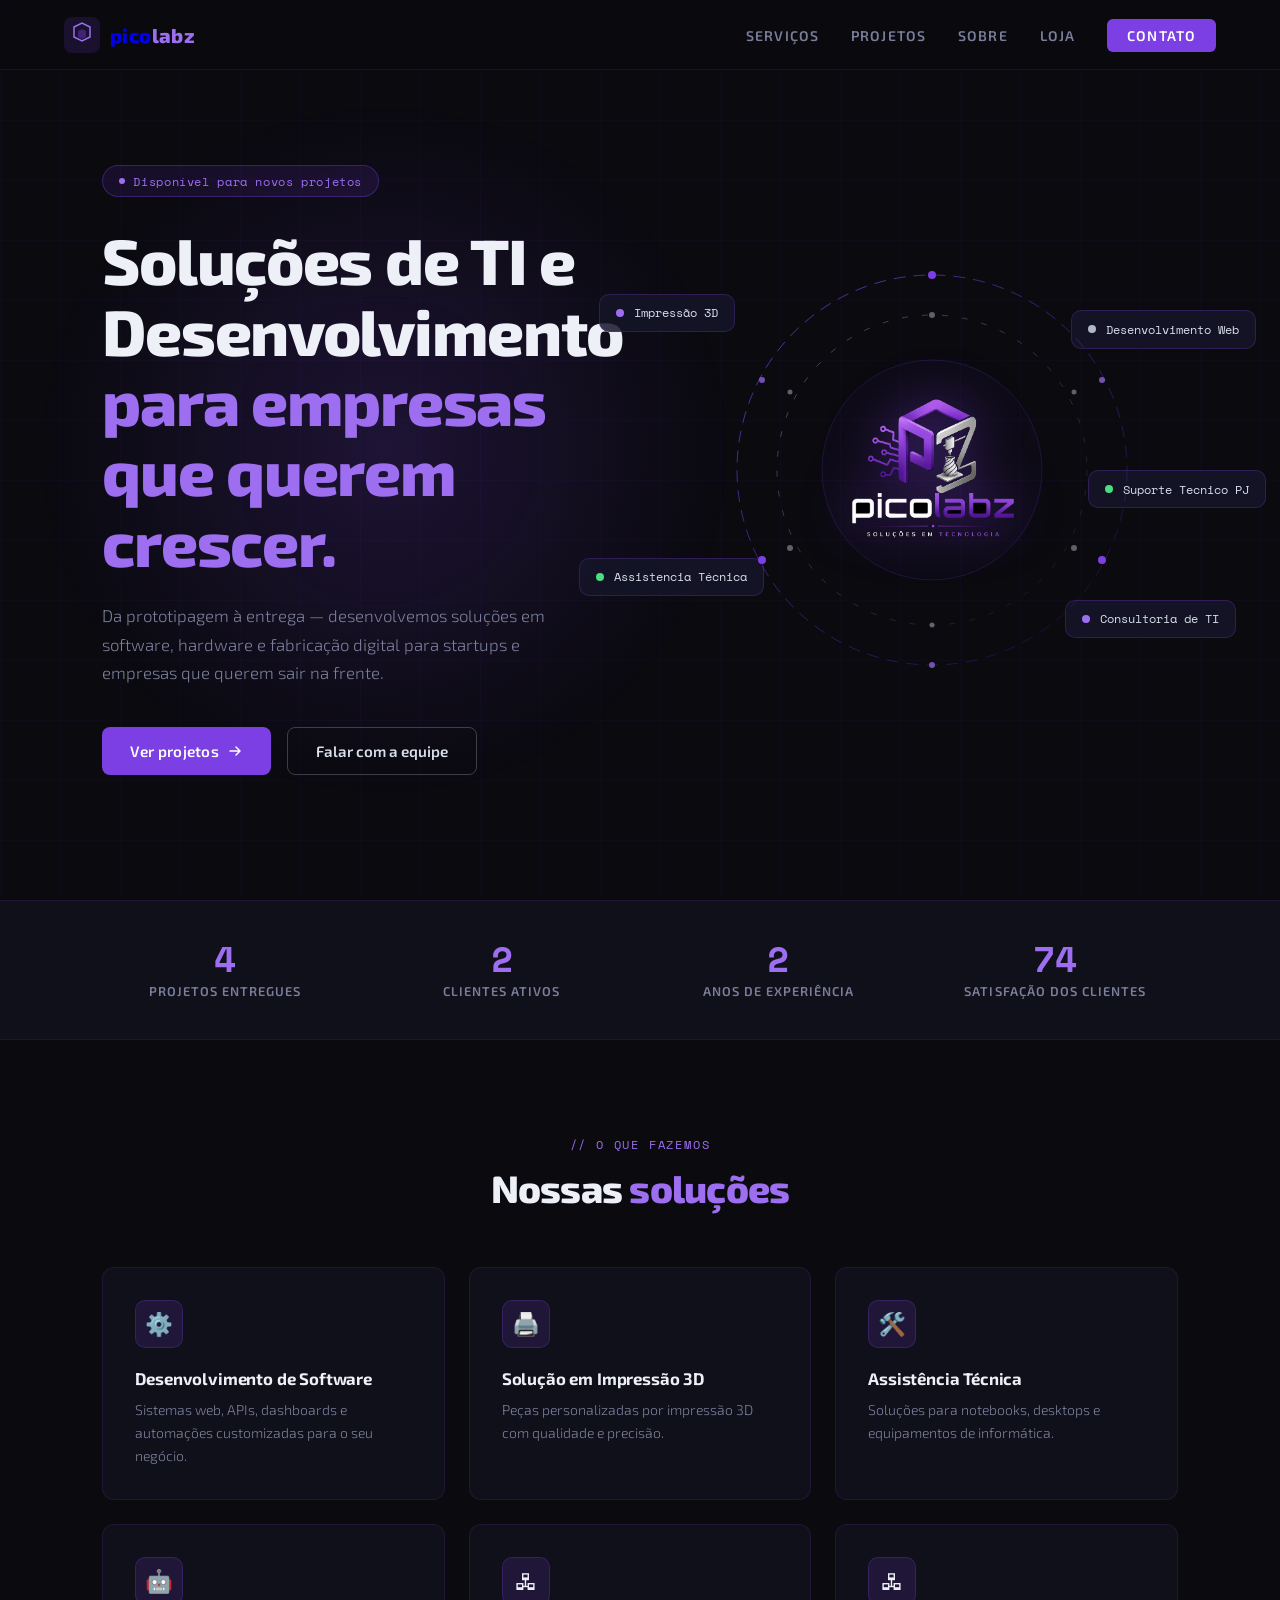
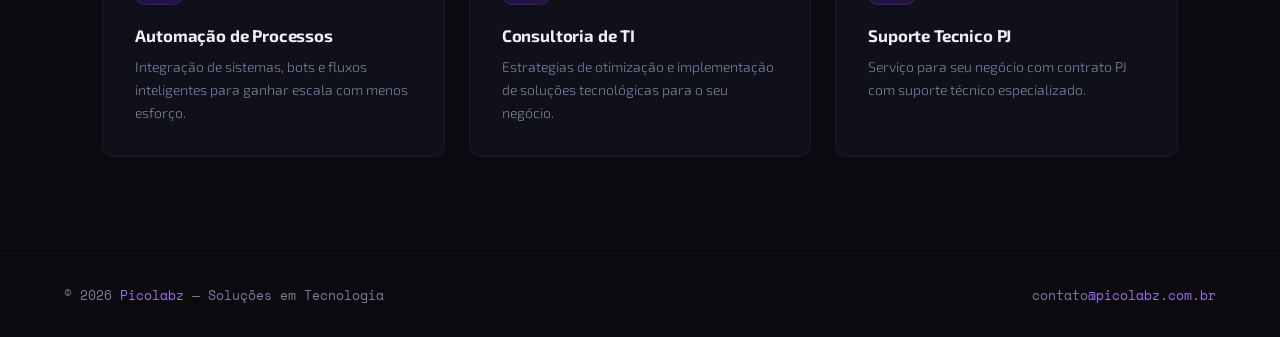
<file: index.html>
<!DOCTYPE html>
<html lang="pt-BR">
<head>
  <meta charset="UTF-8" />
  <meta name="viewport" content="width=device-width, initial-scale=1.0" />
  <title>Picolabz — Soluções em Tecnologia</title>
  <link rel="preconnect" href="https://fonts.googleapis.com" />
  <link rel="preconnect" href="https://fonts.gstatic.com" crossorigin />
  <link href="https://fonts.googleapis.com/css2?family=Exo+2:wght@300;400;600;800&family=Space+Mono:wght@400;700&display=swap" rel="stylesheet" />
  <link rel="stylesheet" href="./css/style.css" />
  <link rel="icon" href="./img/PICOLABZ_LOGOT.png" />
</head>
<body>

  <!-- NAV -->
  <nav>
    <a class="nav-logo" href="#">
      <svg class="nav-logo-icon" viewBox="0 0 36 36" fill="none" xmlns="http://www.w3.org/2000/svg">
        <rect width="36" height="36" rx="8" fill="rgba(123,63,228,0.15)"/>
        <path d="M10 10 L18 6 L26 10 L26 20 L18 24 L10 20 Z" stroke="#9D6FF0" stroke-width="1.5" fill="none"/>
        <path d="M14 14 L18 12 L22 14 L22 20 L18 22 L14 20 Z" fill="rgba(123,63,228,0.4)"/>
      </svg>
      <span class="nav-logo-text">pico<span>labz</span></span>
    </a>
    <ul class="nav-links">
      <li><a href="#servicos">Serviços</a></li>
      <li><a href="/projetos">Projetos</a></li>
      <li><a href="#sobre">Sobre</a></li>
      <li><a href="/">Loja</a></li>
      <li><a href="/contato" class="nav-cta">Contato</a></li>
      
    </ul>
  </nav>

  <!-- HERO -->
  <section class="hero">
    <div class="hero-glow"></div>
    <div class="hero-inner">

      <!-- Left -->
      <div class="hero-content">
        <div class="hero-badge">
          <span class="hero-badge-dot"></span>
          Disponível para novos projetos
        </div>

        <h1 class="hero-title">
          Soluções de TI e Desenvolvimento<br>
          <span class="line2">para empresas que querem crescer.</span>
        </h1>

        <p class="hero-subtitle">
          Da prototipagem à entrega — desenvolvemos soluções em software, hardware e fabricação digital para startups e empresas que querem sair na frente.
        </p>

        <div class="hero-actions">
          <a href="/projetos" class="btn-primary">
            Ver projetos
            <svg width="16" height="16" viewBox="0 0 16 16" fill="none"><path d="M3 8h10M9 4l4 4-4 4" stroke="currentColor" stroke-width="1.5" stroke-linecap="round" stroke-linejoin="round"/></svg>
          </a>
          <a href="/contato" class="btn-outline">
            Falar com a equipe
          </a>
        </div>
      </div>

      <!-- Right: logo + rings -->
      <div class="hero-visual">

        <!-- Floating tech cards -->
        <div class="tech-card tc1">
          <span class="tc-dot purple"></span>
          Impressão 3D
        </div>
        <div class="tech-card tc2">
          <span class="tc-dot green"></span>
          Assistencia Técnica
        </div>
        <div class="tech-card tc3">
          <span class="tc-dot silver"></span>
          Desenvolvimento Web
        </div>
        <div class="tech-card tc4">
          <span class="tc-dot purple"></span>
          Consultoria de TI
        </div>
        <div class="tech-card tc5">
          <span class="tc-dot green"></span>
          Suporte Tecnico PJ
        </div>

        <div class="hex-ring">
          <svg viewBox="0 0 420 420" xmlns="http://www.w3.org/2000/svg" aria-hidden="true">
            <defs>
              <linearGradient id="ringGrad" x1="0%" y1="0%" x2="100%" y2="100%">
                <stop offset="0%" stop-color="#7B3FE4" stop-opacity="0.8"/>
                <stop offset="100%" stop-color="#4B1FA8" stop-opacity="0.2"/>
              </linearGradient>
              <linearGradient id="ringGrad2" x1="0%" y1="0%" x2="100%" y2="100%">
                <stop offset="0%" stop-color="#B0B8C8" stop-opacity="0.4"/>
                <stop offset="100%" stop-color="#B0B8C8" stop-opacity="0.05"/>
              </linearGradient>
            </defs>

            <!-- Outer spinning ring -->
            <g class="ring-spin">
              <circle cx="210" cy="210" r="195" fill="none" stroke="url(#ringGrad)" stroke-width="1" stroke-dasharray="12 8"/>
              <!-- Dots on ring -->
              <circle cx="210" cy="15" r="4" fill="#7B3FE4"/>
              <circle cx="380" cy="120" r="3" fill="#9D6FF0" opacity="0.7"/>
              <circle cx="380" cy="300" r="4" fill="#7B3FE4"/>
              <circle cx="210" cy="405" r="3" fill="#9D6FF0" opacity="0.7"/>
              <circle cx="40" cy="300" r="4" fill="#7B3FE4"/>
              <circle cx="40" cy="120" r="3" fill="#9D6FF0" opacity="0.7"/>
            </g>

            <!-- Middle ring -->
            <g class="ring-spin-rev">
              <circle cx="210" cy="210" r="155" fill="none" stroke="url(#ringGrad2)" stroke-width="1" stroke-dasharray="6 14"/>
              <circle cx="210" cy="55" r="3" fill="#B0B8C8" opacity="0.5"/>
              <circle cx="352" cy="132" r="2.5" fill="#B0B8C8" opacity="0.5"/>
              <circle cx="352" cy="288" r="3" fill="#B0B8C8" opacity="0.5"/>
              <circle cx="210" cy="365" r="2.5" fill="#B0B8C8" opacity="0.5"/>
              <circle cx="68" cy="288" r="3" fill="#B0B8C8" opacity="0.5"/>
              <circle cx="68" cy="132" r="2.5" fill="#B0B8C8" opacity="0.5"/>
            </g>

            <!-- Inner glow circle -->
            <circle cx="210" cy="210" r="110" fill="rgba(123,63,228,0.04)" stroke="rgba(123,63,228,0.2)" stroke-width="1"/>
          </svg>

          <!-- Logo in center -->
          <div class="logo-center">
            <img src="./img/PICOLABZ_LOGOT.png" alt="Picolabz Logo" />
          </div>
        </div>
      </div>
    </div>
  </section>

  <!-- STATS -->
  <div class="stats">
    <div class="stats-inner">
      <div class="stat-item">
        <div class="stat-num" data-target="6">0</div>
        <div class="stat-label">Projetos entregues</div>
      </div>
      <div class="stat-item">
        <div class="stat-num" data-target="3">0</div>
        <div class="stat-label">Clientes ativos</div>
      </div>
      <div class="stat-item">
        <div class="stat-num" data-target="3" data-suffix="+">0</div>
        <div class="stat-label">Anos de experiência</div>
      </div>
      <div class="stat-item">
        <div class="stat-num" data-target="100" data-suffix="%">0</div>
        <div class="stat-label">Satisfação dos clientes</div>
      </div>
    </div>
  </div>

  <!-- SERVICES -->
  <section class="services" id="servicos">
    <div class="section-header">
      <div class="section-tag">// o que fazemos</div>
      <h2 class="section-title">Nossas <span>soluções</span></h2>
    </div>
    <div class="services-grid">
      <div class="service-card">
        <div class="service-icon">⚙️</div>
        <div class="service-name">Desenvolvimento de Software</div>
        <div class="service-desc">Sistemas web, APIs, dashboards e automações customizadas para o seu negócio.</div>
      </div>
      <div class="service-card">
        <div class="service-icon">🖨️</div>
        <div class="service-name">Solução em Impressão 3D</div>
        <div class="service-desc">Peças personalizadas por impressão 3D com qualidade e precisão.</div>
      </div>
      <div class="service-card">
        <div class="service-icon">🛠️</div>
        <div class="service-name">Assistência Técnica</div>
        <div class="service-desc">Soluções para notebooks, desktops e equipamentos de informática.</div>
      </div>
      <div class="service-card">
        <div class="service-icon">🤖</div>
        <div class="service-name">Automação de Processos</div>
        <div class="service-desc">Integração de sistemas, bots e fluxos inteligentes para ganhar escala com menos esforço.</div>
      </div>
      <div class="service-card">
        <div class="service-icon">🖧</div>
        <div class="service-name">Consultoria de TI</div>
        <div class="service-desc">Estrategias de otimização e implementação de soluções tecnológicas para o seu negócio.</div>
      </div>
      <div class="service-card">
        <div class="service-icon">🖧</div>
        <div class="service-name">Suporte Tecnico PJ</div>
        <div class="service-desc">Serviço para seu negócio com contrato PJ com suporte técnico especializado.</div>
      </div>

      
    </div>
  </section>

  <!-- FOOTER -->
  <footer>
    <div class="footer-text">© 2026 <span>Picolabz</span> — Soluções em Tecnologia</div>
    <div class="footer-text">contato<span>@picolabz.com.br</span></div>
  </footer>

  <script>
    /* ── Counter animation ── */
    function animateCounter(el) {
      const target = parseInt(el.dataset.target, 10);
      const suffix = el.dataset.suffix || '+';
      const duration = 1500;
      const start = performance.now();
      const update = (now) => {
        const elapsed = now - start;
        const progress = Math.min(elapsed / duration, 1);
        const ease = 1 - Math.pow(1 - progress, 3);
        const val = Math.round(ease * target);
        el.textContent = val + (progress === 1 ? suffix : '');
        if (progress < 1) requestAnimationFrame(update);
      };
      requestAnimationFrame(update);
    }

    const io = new IntersectionObserver((entries) => {
      entries.forEach(e => {
        if (e.isIntersecting) {
          animateCounter(e.target);
          io.unobserve(e.target);
        }
      });
    }, { threshold: 0.5 });

    document.querySelectorAll('.stat-num[data-target]').forEach(el => io.observe(el));

    /* ── Service cards entrance ── */
    const cardObserver = new IntersectionObserver((entries) => {
      entries.forEach((e, i) => {
        if (e.isIntersecting) {
          e.target.style.opacity = '0';
          e.target.style.transform = 'translateY(20px)';
          e.target.style.transition = `opacity 0.5s ${i * 0.1}s, transform 0.5s ${i * 0.1}s`;
          requestAnimationFrame(() => {
            e.target.style.opacity = '1';
            e.target.style.transform = 'translateY(0)';
          });
          cardObserver.unobserve(e.target);
        }
      });
    }, { threshold: 0.15 });

    document.querySelectorAll('.service-card').forEach(c => cardObserver.observe(c));
  </script>
</body>
</html>
</file>
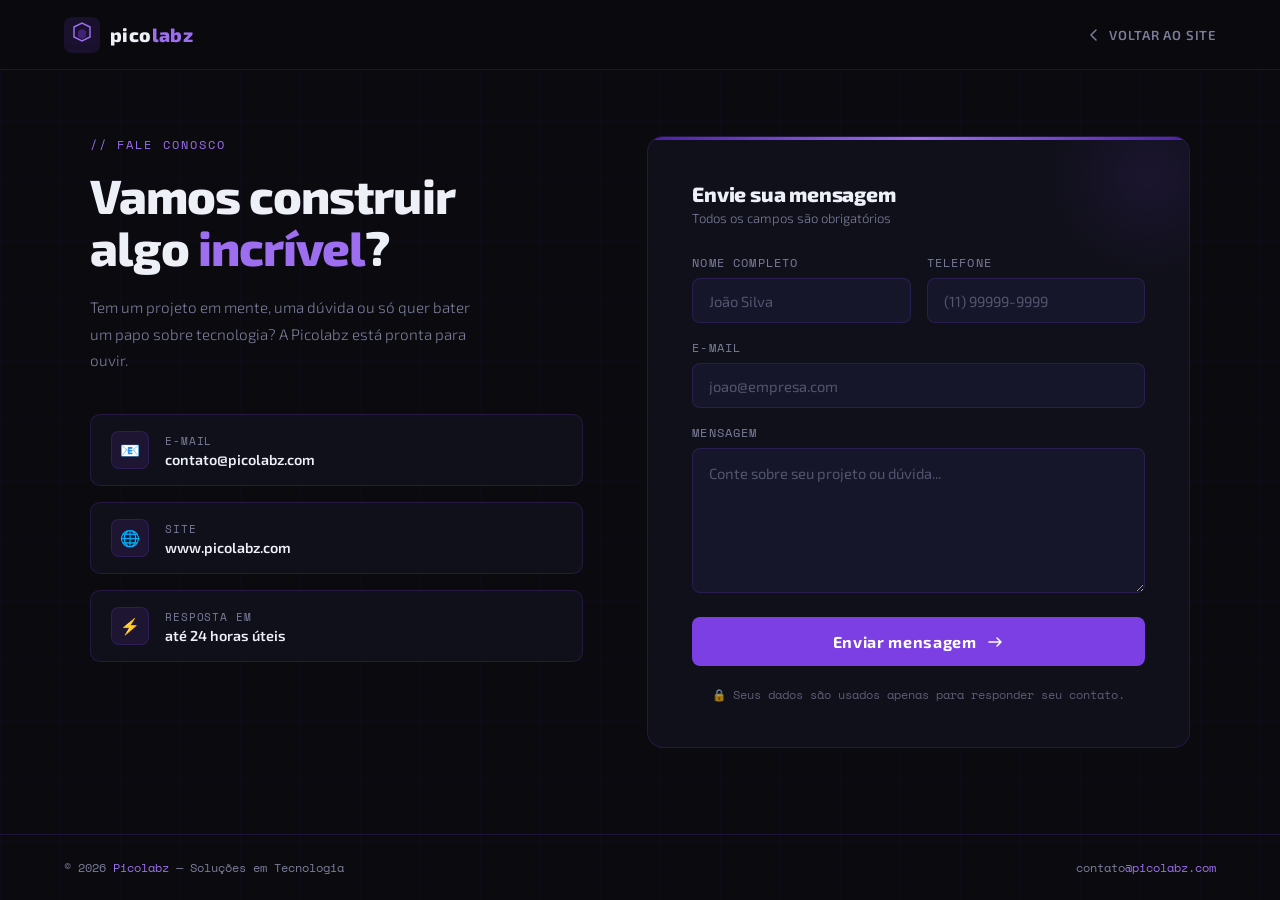
<file: pages/contato-form.html>
<!DOCTYPE html>
<html lang="pt-BR">
<head>
  <meta charset="UTF-8" />
  <meta name="viewport" content="width=device-width, initial-scale=1.0" />
  <title>Picolabz — Contato</title>
  <link rel="preconnect" href="https://fonts.googleapis.com" />
  <link rel="preconnect" href="https://fonts.gstatic.com" crossorigin />
  <link href="https://fonts.googleapis.com/css2?family=Exo+2:wght@300;400;600;800&family=Space+Mono:wght@400;700&display=swap" rel="stylesheet" />
  <link rel="icon" href="../img/PICOLABZ_LOGOT.png" />
  <link rel="stylesheet" href="../css/contato.css" />

</head>
<body>

  <!-- NAV -->
  <nav>
    <a class="nav-logo" href="/">
      <svg class="nav-logo-icon" viewBox="0 0 36 36" fill="none" xmlns="http://www.w3.org/2000/svg">
        <rect width="36" height="36" rx="8" fill="rgba(123,63,228,0.15)"/>
        <path d="M10 10 L18 6 L26 10 L26 20 L18 24 L10 20 Z" stroke="#9D6FF0" stroke-width="1.5" fill="none"/>
        <path d="M14 14 L18 12 L22 14 L22 20 L18 22 L14 20 Z" fill="rgba(123,63,228,0.4)"/>
      </svg>
      <span class="nav-logo-text">pico<span>labz</span></span>
    </a>
    <a class="nav-back" href="/">
      <svg width="14" height="14" viewBox="0 0 14 14" fill="none">
        <path d="M9 2L4 7l5 5" stroke="currentColor" stroke-width="1.5" stroke-linecap="round" stroke-linejoin="round"/>
      </svg>
      Voltar ao site
    </a>
  </nav>

  <!-- MAIN -->
  <main>
    <div class="contact-wrapper">

      <!-- Left: info -->
      <div class="contact-info">
        <div class="section-tag">// fale conosco</div>
        <h1 class="contact-title">Vamos construir<br>algo <span>incrível</span>?</h1>
        <p class="contact-desc">
          Tem um projeto em mente, uma dúvida ou só quer bater um papo sobre tecnologia? A Picolabz está pronta para ouvir.
        </p>

        <div class="info-items">
          <div class="info-item">
            <div class="info-icon">📧</div>
            <div>
              <div class="info-label">E-mail</div>
              <div class="info-value">contato@picolabz.com</div>
            </div>
          </div>
          <div class="info-item">
            <div class="info-icon">🌐</div>
            <div>
              <div class="info-label">Site</div>
              <div class="info-value">www.picolabz.com</div>
            </div>
          </div>
          <div class="info-item">
            <div class="info-icon">⚡</div>
            <div>
              <div class="info-label">Resposta em</div>
              <div class="info-value">até 24 horas úteis</div>
            </div>
          </div>
        </div>
      </div>

      <!-- Right: form -->
      <div class="form-card">
        <div class="form-header">
          <h2>Envie sua mensagem</h2>
          <p>Todos os campos são obrigatórios</p>
        </div>

        <form action="/api/contato" method="POST">
          <input type="hidden" name="_captcha" value="false">

          <div class="field-row">
            <div class="field-group">
              <label for="nome">Nome completo</label>
              <input type="text" id="nome" name="nome_completo" placeholder="João Silva" required>
            </div>
            <div class="field-group">
              <label for="telefone">Telefone</label>
              <input type="text" id="telefone" name="telefone" placeholder="(11) 99999-9999" required>
            </div>
          </div>

          <div class="field-group">
            <label for="email">E-mail</label>
            <input type="email" id="email" name="email" placeholder="joao@empresa.com" required>
          </div>

          <div class="field-group">
            <label for="mensagem">Mensagem</label>
            <textarea id="mensagem" name="mensagem" placeholder="Conte sobre seu projeto ou dúvida..." required rows="5"></textarea>
          </div>

          <button type="submit">
            Enviar mensagem
            <svg class="btn-arrow" width="18" height="18" viewBox="0 0 18 18" fill="none">
              <path d="M3 9h12M11 5l4 4-4 4" stroke="currentColor" stroke-width="1.5" stroke-linecap="round" stroke-linejoin="round"/>
            </svg>
          </button>

          <p class="privacy-note">🔒 Seus dados são usados apenas para responder seu contato.</p>
        </form>
      </div>

    </div>
  </main>

  <!-- FOOTER -->
  <footer>
    <div class="footer-text">© 2026 <span>Picolabz</span> — Soluções em Tecnologia</div>
    <div class="footer-text">contato<span>@picolabz.com</span></div>
  </footer>

</body>
</html>
</file>
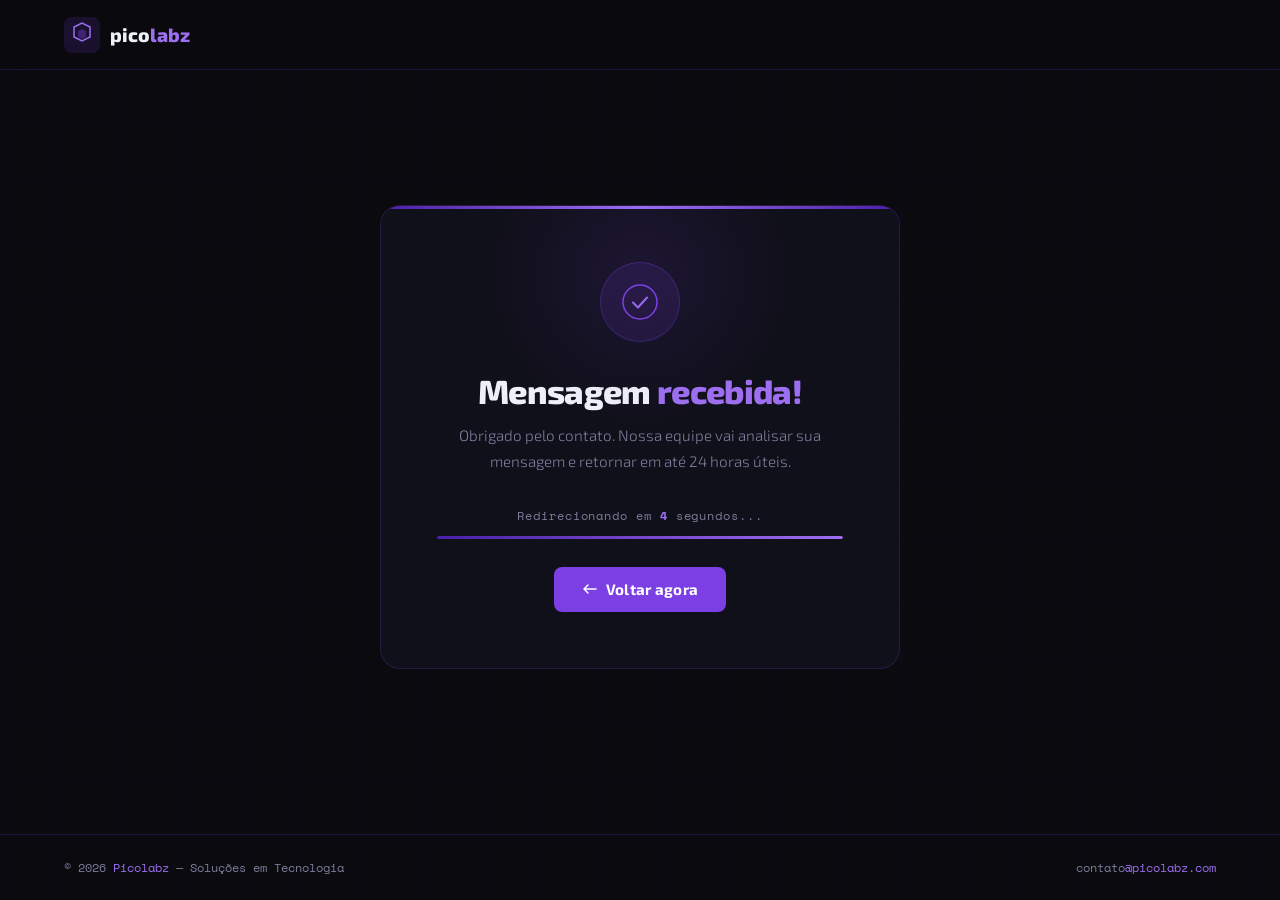
<file: pages/thanks.html>
<!DOCTYPE html>
<html lang="pt-BR">

<head>
  <meta charset="UTF-8" />
  <meta name="viewport" content="width=device-width, initial-scale=1.0" />
  <title>Picolabz — Mensagem enviada!</title>
  <meta http-equiv="refresh" content="5;url=https://picolabz.com/" />
  <link rel="preconnect" href="https://fonts.googleapis.com" />
  <link rel="preconnect" href="https://fonts.gstatic.com" crossorigin />
  <link
    href="https://fonts.googleapis.com/css2?family=Exo+2:wght@300;400;600;800&family=Space+Mono:wght@400;700&display=swap"
    rel="stylesheet" />
  <link rel="icon" href="/img/PICOLABZ_LOGOT.png" />
  <link rel="stylesheet" href="/css/thanks.css" />
</head>

<body>

  <!-- NAV -->
  <nav>
    <a class="nav-logo" href="/">
      <svg class="nav-logo-icon" viewBox="0 0 36 36" fill="none" xmlns="http://www.w3.org/2000/svg">
        <rect width="36" height="36" rx="8" fill="rgba(123,63,228,0.15)" />
        <path d="M10 10 L18 6 L26 10 L26 20 L18 24 L10 20 Z" stroke="#9D6FF0" stroke-width="1.5" fill="none" />
        <path d="M14 14 L18 12 L22 14 L22 20 L18 22 L14 20 Z" fill="rgba(123,63,228,0.4)" />
      </svg>
      <span class="nav-logo-text">pico<span>labz</span></span>
    </a>
  </nav>

  <!-- MAIN -->
  <main>
    <div class="card">

      <div class="check-wrap">
        <svg viewBox="0 0 36 36" fill="none" xmlns="http://www.w3.org/2000/svg">
          <circle cx="18" cy="18" r="17" stroke="#7B3FE4" stroke-width="1.5" />
          <path d="M11 18.5l5 5 9-10" stroke="#9D6FF0" stroke-width="2" stroke-linecap="round"
            stroke-linejoin="round" />
        </svg>
      </div>

      <h1>Mensagem <span>recebida!</span></h1>
      <p>Obrigado pelo contato. Nossa equipe vai analisar sua mensagem e retornar em até 24 horas úteis.</p>

      <div class="redirect-info">
        Redirecionando em <span id="countdown">5</span> segundos...
      </div>

      <div class="progress-bar">
        <div class="progress-fill"></div>
      </div>

      <a href="/" class="btn-home">
        <svg width="16" height="16" viewBox="0 0 16 16" fill="none">
          <path d="M2 8h12M6 4l-4 4 4 4" stroke="currentColor" stroke-width="1.5" stroke-linecap="round"
            stroke-linejoin="round" />
        </svg>
        Voltar agora
      </a>

    </div>
  </main>

  <!-- FOOTER -->
  <footer>
    <div class="footer-text">© 2026 <span>Picolabz</span> — Soluções em Tecnologia</div>
    <div class="footer-text">contato<span>@picolabz.com</span></div>
  </footer>

  <script>
    let seconds = 5;
    const el = document.getElementById('countdown');
    const timer = setInterval(() => {
      seconds--;
      el.textContent = seconds;
      if (seconds <= 0) {
        clearInterval(timer);
        window.location.href = '/';
      }
    }, 1000);
  </script>

</body>

</html>
</file>
<file: css/style.css>
*, *::before, *::after { box-sizing: border-box; margin: 0; padding: 0; }

    :root {
      --purple:     #7B3FE4;
      --purple-light: #9D6FF0;
      --purple-dark:  #4B1FA8;
      --silver:     #B0B8C8;
      --silver-light: #D8DFE8;
      --bg:         #0A0A0F;
      --bg2:        #10101A;
      --bg3:        #16162A;
      --text:       #EEF0F8;
      --muted:      #7A7E9A;
    }

    html { scroll-behavior: smooth; }

    body {
      font-family: 'Exo 2', sans-serif;
      background: var(--bg);
      color: var(--text);
      min-height: 100vh;
      overflow-x: hidden;
    }

    /* ─── GRID BACKGROUND ─── */
    body::before {
      content: '';
      position: fixed;
      inset: 0;
      background-image:
        linear-gradient(rgba(123,63,228,0.04) 1px, transparent 1px),
        linear-gradient(90deg, rgba(123,63,228,0.04) 1px, transparent 1px);
      background-size: 60px 60px;
      pointer-events: none;
      z-index: 0;
    }

    /* ─── NAV ─── */
    nav {
      position: fixed;
      top: 0; left: 0; right: 0;
      z-index: 100;
      display: flex;
      align-items: center;
      justify-content: space-between;
      padding: 0 clamp(1.5rem, 5vw, 4rem);
      height: 70px;
      background: rgba(10,10,15,0.7);
      backdrop-filter: blur(16px);
      border-bottom: 1px solid rgba(123,63,228,0.15);
    }

    .nav-logo {
      display: flex;
      align-items: center;
      gap: 10px;
      text-decoration: none;
    }

    .nav-logo-icon {
      width: 36px;
      height: 36px;
    }

    .nav-logo-text {
      font-size: 1.25rem;
      font-weight: 800;
      letter-spacing: 0.02em;
    }

    .nav-logo-text span { color: var(--purple-light); }

    .nav-links {
      display: flex;
      gap: 2rem;
      list-style: none;
    }

    .nav-links a {
      text-decoration: none;
      color: var(--muted);
      font-size: 0.875rem;
      font-weight: 600;
      letter-spacing: 0.08em;
      text-transform: uppercase;
      transition: color 0.2s;
    }

    .nav-links a:hover { color: var(--purple-light); }

    .nav-cta {
      background: var(--purple);
      color: #fff !important;
      padding: 0.5rem 1.25rem;
      border-radius: 6px;
      transition: background 0.2s !important;
    }

    .nav-cta:hover { background: var(--purple-light) !important; color: #fff !important; }

    /* ─── HERO ─── */
    .hero {
      position: relative;
      z-index: 1;
      min-height: 100vh;
      display: flex;
      align-items: center;
      padding: 100px clamp(1.5rem, 8vw, 8rem) 60px;
    }

    .hero-inner {
      display: grid;
      grid-template-columns: 1fr 1fr;
      gap: 4rem;
      align-items: center;
      max-width: 1280px;
      margin: 0 auto;
      width: 100%;
    }

    /* Glow orb */
    .hero-glow {
      position: absolute;
      width: 700px;
      height: 700px;
      border-radius: 50%;
      background: radial-gradient(circle, rgba(123,63,228,0.18) 0%, transparent 70%);
      top: 50%;
      left: 30%;
      transform: translate(-50%, -50%);
      pointer-events: none;
      animation: pulse 6s ease-in-out infinite;
    }

    @keyframes pulse {
      0%, 100% { opacity: 0.6; transform: translate(-50%, -50%) scale(1); }
      50% { opacity: 1; transform: translate(-50%, -50%) scale(1.08); }
    }

    /* Left col */
    .hero-content { position: relative; }

    .hero-badge {
      display: inline-flex;
      align-items: center;
      gap: 8px;
      background: rgba(123,63,228,0.12);
      border: 1px solid rgba(123,63,228,0.35);
      border-radius: 100px;
      padding: 0.35rem 1rem;
      font-size: 0.78rem;
      font-family: 'Space Mono', monospace;
      color: var(--purple-light);
      letter-spacing: 0.05em;
      margin-bottom: 1.75rem;
      opacity: 0;
      animation: fadeUp 0.7s 0.2s forwards;
    }

    .hero-badge-dot {
      width: 6px; height: 6px;
      border-radius: 50%;
      background: var(--purple-light);
      animation: blink 1.5s ease-in-out infinite;
    }

    @keyframes blink {
      0%, 100% { opacity: 1; }
      50% { opacity: 0.3; }
    }

    .hero-title {
      font-size: clamp(2.5rem, 5vw, 4rem);
      font-weight: 800;
      line-height: 1.1;
      letter-spacing: -0.02em;
      margin-bottom: 1.5rem;
      opacity: 0;
      animation: fadeUp 0.7s 0.4s forwards;
    }

    .hero-title .line2 {
      color: var(--purple-light);
      display: block;
      position: relative;
    }

    .hero-subtitle {
      font-size: 1.05rem;
      color: var(--muted);
      line-height: 1.7;
      max-width: 480px;
      margin-bottom: 2.5rem;
      font-weight: 300;
      opacity: 0;
      animation: fadeUp 0.7s 0.6s forwards;
    }

    .hero-actions {
      display: flex;
      gap: 1rem;
      flex-wrap: wrap;
      opacity: 0;
      animation: fadeUp 0.7s 0.8s forwards;
    }

    .btn-primary {
      display: inline-flex;
      align-items: center;
      gap: 8px;
      background: var(--purple);
      color: #fff;
      padding: 0.875rem 1.75rem;
      border-radius: 8px;
      font-family: 'Exo 2', sans-serif;
      font-weight: 600;
      font-size: 0.95rem;
      text-decoration: none;
      border: none;
      cursor: pointer;
      transition: background 0.2s, transform 0.15s;
      letter-spacing: 0.02em;
    }

    .btn-primary:hover { background: var(--purple-light); transform: translateY(-2px); }

    .btn-outline {
      display: inline-flex;
      align-items: center;
      gap: 8px;
      background: transparent;
      color: var(--silver-light);
      padding: 0.875rem 1.75rem;
      border-radius: 8px;
      font-family: 'Exo 2', sans-serif;
      font-weight: 600;
      font-size: 0.95rem;
      text-decoration: none;
      border: 1px solid rgba(176,184,200,0.3);
      cursor: pointer;
      transition: border-color 0.2s, color 0.2s, transform 0.15s;
    }

    .btn-outline:hover { border-color: var(--purple-light); color: var(--purple-light); transform: translateY(-2px); }

    /* ─── HERO VISUAL ─── */
    .hero-visual {
      position: relative;
      display: flex;
      align-items: center;
      justify-content: center;
      opacity: 0;
      animation: fadeIn 1s 0.5s forwards;
    }

    .hex-ring {
      position: relative;
      width: 420px;
      height: 420px;
    }

    .hex-ring svg { width: 100%; height: 100%; }

    .ring-spin { animation: rotateSlow 20s linear infinite; transform-origin: center; }
    .ring-spin-rev { animation: rotateSlowRev 15s linear infinite; transform-origin: center; }

    @keyframes rotateSlow { to { transform: rotate(360deg); } }
    @keyframes rotateSlowRev { to { transform: rotate(-360deg); } }

    .logo-center {
      position: absolute;
      inset: 0;
      display: flex;
      align-items: center;
      justify-content: center;
    }

    .logo-center img {
      width: 200px;
      height: 200px;
      object-fit: contain;
      filter: drop-shadow(0 0 24px rgba(123,63,228,0.5));
      animation: floatLogo 4s ease-in-out infinite;
    }

    @keyframes floatLogo {
      0%, 100% { transform: translateY(0); }
      50% { transform: translateY(-12px); }
    }

    /* Floating tech cards */
    .tech-card {
      position: absolute;
      background: rgba(22,22,42,0.85);
      border: 1px solid rgba(123,63,228,0.25);
      border-radius: 10px;
      padding: 0.6rem 1rem;
      display: flex;
      align-items: center;
      gap: 10px;
      font-family: 'Space Mono', monospace;
      font-size: 0.72rem;
      color: var(--silver-light);
      backdrop-filter: blur(8px);
      white-space: nowrap;
    }

    .tc-dot {
      width: 8px; height: 8px;
      border-radius: 50%;
      flex-shrink: 0;
    }

    .tc-dot.purple { background: var(--purple-light); }
    .tc-dot.silver { background: var(--silver); }
    .tc-dot.green  { background: #4ADE80; }

    .tc1 { top: 8%; left: -18%; animation: floatCard1 5s ease-in-out infinite; }
    .tc2 { bottom: 20%; left: -22%; animation: floatCard2 6s ease-in-out infinite; }
    .tc3 { top: 12%; right: -16%; animation: floatCard1 5.5s 1s ease-in-out infinite; }
    .tc4 { bottom: 10%; right: -12%; animation: floatCard2 7s 0.5s ease-in-out infinite; }
    .tc5 { top: 50%; right: -18%; animation: floatCard1 6s 2s ease-in-out infinite; }
    
    @keyframes floatCard1 {
      0%, 100% { transform: translateY(0); }
      50% { transform: translateY(-8px); }
    }
    @keyframes floatCard2 {
      0%, 100% { transform: translateY(0); }
      50% { transform: translateY(8px); }
    }

    /* ─── STATS STRIP ─── */
    .stats {
      position: relative;
      z-index: 1;
      background: var(--bg2);
      border-top: 1px solid rgba(123,63,228,0.12);
      border-bottom: 1px solid rgba(123,63,228,0.12);
      padding: 2.5rem clamp(1.5rem, 8vw, 8rem);
    }

    .stats-inner {
      max-width: 1280px;
      margin: 0 auto;
      display: grid;
      grid-template-columns: repeat(4, 1fr);
      gap: 2rem;
    }

    .stat-item {
      text-align: center;
      opacity: 0;
      animation: fadeUp 0.7s forwards;
    }

    .stat-item:nth-child(1) { animation-delay: 1s; }
    .stat-item:nth-child(2) { animation-delay: 1.15s; }
    .stat-item:nth-child(3) { animation-delay: 1.3s; }
    .stat-item:nth-child(4) { animation-delay: 1.45s; }

    .stat-num {
      font-size: 2.25rem;
      font-weight: 800;
      color: var(--purple-light);
      font-family: 'Space Mono', monospace;
      line-height: 1;
      margin-bottom: 0.4rem;
    }

    .stat-label {
      font-size: 0.8rem;
      color: var(--muted);
      letter-spacing: 0.08em;
      text-transform: uppercase;
      font-weight: 600;
    }

    /* ─── SERVICES ─── */
    .services {
      position: relative;
      z-index: 1;
      padding: 6rem clamp(1.5rem, 8vw, 8rem);
    }

    .section-header {
      text-align: center;
      margin-bottom: 3.5rem;
    }

    .section-tag {
      font-family: 'Space Mono', monospace;
      font-size: 0.75rem;
      color: var(--purple-light);
      letter-spacing: 0.15em;
      text-transform: uppercase;
      margin-bottom: 0.75rem;
    }

    .section-title {
      font-size: clamp(1.75rem, 3vw, 2.5rem);
      font-weight: 800;
      letter-spacing: -0.02em;
    }

    .section-title span { color: var(--purple-light); }

    .services-grid {
      max-width: 1280px;
      margin: 0 auto;
      display: grid;
      grid-template-columns: repeat(auto-fit, minmax(260px, 1fr));
      gap: 1.5rem;
    }

    .service-card {
      background: var(--bg2);
      border: 1px solid rgba(123,63,228,0.15);
      border-radius: 12px;
      padding: 2rem;
      transition: border-color 0.25s, transform 0.25s, background 0.25s;
      cursor: default;
      position: relative;
      overflow: hidden;
    }

    .service-card::before {
      content: '';
      position: absolute;
      inset: 0;
      background: radial-gradient(circle at top left, rgba(123,63,228,0.08), transparent 60%);
      opacity: 0;
      transition: opacity 0.3s;
    }

    .service-card:hover {
      border-color: rgba(123,63,228,0.5);
      transform: translateY(-4px);
      background: var(--bg3);
    }

    .service-card:hover::before { opacity: 1; }

    .service-icon {
      width: 48px; height: 48px;
      border-radius: 10px;
      background: rgba(123,63,228,0.15);
      border: 1px solid rgba(123,63,228,0.25);
      display: flex;
      align-items: center;
      justify-content: center;
      margin-bottom: 1.25rem;
      font-size: 1.4rem;
    }

    .service-name {
      font-size: 1.05rem;
      font-weight: 700;
      margin-bottom: 0.6rem;
      letter-spacing: -0.01em;
    }

    .service-desc {
      font-size: 0.875rem;
      color: var(--muted);
      line-height: 1.65;
      font-weight: 300;
    }

    /* ─── FOOTER ─── */
    footer {
      position: relative;
      z-index: 1;
      border-top: 1px solid rgba(123,63,228,0.12);
      padding: 2rem clamp(1.5rem, 5vw, 4rem);
      display: flex;
      align-items: center;
      justify-content: space-between;
      gap: 1rem;
      flex-wrap: wrap;
    }

    .footer-text {
      font-size: 0.8rem;
      color: var(--muted);
      font-family: 'Space Mono', monospace;
    }

    .footer-text span { color: var(--purple-light); }

    /* ─── ANIMATIONS ─── */
    @keyframes fadeUp {
      from { opacity: 0; transform: translateY(20px); }
      to   { opacity: 1; transform: translateY(0); }
    }

    @keyframes fadeIn {
      from { opacity: 0; }
      to   { opacity: 1; }
    }

    /* ─── RESPONSIVE ─── */
    @media (max-width: 900px) {
      .hero-inner { grid-template-columns: 1fr; text-align: center; }
      .hero-subtitle { margin: 0 auto 2.5rem; }
      .hero-actions { justify-content: center; }
      .hero-visual { margin-top: 2rem; }
      .tc1, .tc2, .tc3, .tc4 { display: none; }
      .stats-inner { grid-template-columns: repeat(2, 1fr); }
      .nav-links { display: none; }
    }

    @media (max-width: 480px) {
      .stats-inner { grid-template-columns: 1fr 1fr; }
      .hex-ring { width: 280px; height: 280px; }
      .logo-center img { width: 140px; height: 140px; }
    }

    form {
      display: flex;
      flex-direction: column;
      gap: 1rem;
      max-width: 400px;
    }

    .__capcha {
      display: flex;
      align-items: center;
      gap: 0.75rem;
    }

    .__next-btn {
      background: var(--purple);
      color: #fff;
      padding: 0.75rem 1.5rem;
      border-radius: 6px;
      font-family: 'Exo 2', sans-serif;
      font-weight: 600;
      font-size: 0.9rem;
      text-decoration: none;
      border: none;
      cursor: pointer;
      transition: background 0.2s, transform 0.15s;
    }
</file>
<file: css/contato.css>
*, *::before, *::after { box-sizing: border-box; margin: 0; padding: 0; }

    :root {
      --purple:        #7B3FE4;
      --purple-light:  #9D6FF0;
      --purple-dark:   #4B1FA8;
      --purple-glow:   rgba(123,63,228,0.18);
      --silver:        #B0B8C8;
      --silver-light:  #D8DFE8;
      --bg:            #0A0A0F;
      --bg2:           #10101A;
      --bg3:           #16162A;
      --border:        rgba(123,63,228,0.2);
      --border-hover:  rgba(123,63,228,0.55);
      --text:          #EEF0F8;
      --muted:         #7A7E9A;
    }

    html { scroll-behavior: smooth; }

    body {
      font-family: 'Exo 2', sans-serif;
      background: var(--bg);
      color: var(--text);
      min-height: 100vh;
      display: flex;
      flex-direction: column;
      overflow-x: hidden;
    }

    /* ── Grid background ── */
    body::before {
      content: '';
      position: fixed;
      inset: 0;
      background-image:
        linear-gradient(rgba(123,63,228,0.04) 1px, transparent 1px),
        linear-gradient(90deg, rgba(123,63,228,0.04) 1px, transparent 1px);
      background-size: 60px 60px;
      pointer-events: none;
      z-index: 0;
    }

    /* ── NAV ── */
    nav {
      position: fixed;
      top: 0; left: 0; right: 0;
      z-index: 100;
      display: flex;
      align-items: center;
      justify-content: space-between;
      padding: 0 clamp(1.5rem, 5vw, 4rem);
      height: 70px;
      background: rgba(10,10,15,0.75);
      backdrop-filter: blur(16px);
      border-bottom: 1px solid var(--border);
    }

    .nav-logo {
      display: flex;
      align-items: center;
      gap: 10px;
      text-decoration: none;
    }

    .nav-logo-icon { width: 36px; height: 36px; }

    .nav-logo-text {
      font-size: 1.2rem;
      font-weight: 800;
      letter-spacing: 0.02em;
      color: var(--text);
    }

    .nav-logo-text span { color: var(--purple-light); }

    .nav-back {
      display: inline-flex;
      align-items: center;
      gap: 8px;
      font-size: 0.82rem;
      font-weight: 600;
      color: var(--muted);
      text-decoration: none;
      letter-spacing: 0.06em;
      text-transform: uppercase;
      transition: color 0.2s;
    }

    .nav-back:hover { color: var(--purple-light); }

    /* ── MAIN LAYOUT ── */
    main {
      position: relative;
      z-index: 1;
      flex: 1;
      display: flex;
      align-items: center;
      justify-content: center;
      padding: 110px clamp(1.5rem, 6vw, 6rem) 60px;
    }

    .contact-wrapper {
      display: grid;
      grid-template-columns: 1fr 1.1fr;
      gap: 4rem;
      max-width: 1100px;
      width: 100%;
      align-items: start;
    }

    /* ── LEFT INFO ── */
    .contact-info {
      opacity: 0;
      animation: fadeUp 0.7s 0.1s forwards;
    }

    .section-tag {
      font-family: 'Space Mono', monospace;
      font-size: 0.72rem;
      color: var(--purple-light);
      letter-spacing: 0.18em;
      text-transform: uppercase;
      margin-bottom: 1rem;
    }

    .contact-title {
      font-size: clamp(2rem, 4vw, 3rem);
      font-weight: 800;
      line-height: 1.1;
      letter-spacing: -0.02em;
      margin-bottom: 1.25rem;
    }

    .contact-title span { color: var(--purple-light); }

    .contact-desc {
      font-size: 0.95rem;
      color: var(--muted);
      line-height: 1.75;
      font-weight: 300;
      max-width: 380px;
      margin-bottom: 2.5rem;
    }

    /* Info items */
    .info-items { display: flex; flex-direction: column; gap: 1rem; }

    .info-item {
      display: flex;
      align-items: center;
      gap: 1rem;
      padding: 1rem 1.25rem;
      background: var(--bg2);
      border: 1px solid var(--border);
      border-radius: 10px;
      transition: border-color 0.2s;
    }

    .info-item:hover { border-color: var(--border-hover); }

    .info-icon {
      width: 38px; height: 38px;
      border-radius: 8px;
      background: rgba(123,63,228,0.12);
      border: 1px solid var(--border);
      display: flex;
      align-items: center;
      justify-content: center;
      font-size: 1rem;
      flex-shrink: 0;
    }

    .info-label {
      font-size: 0.7rem;
      font-family: 'Space Mono', monospace;
      color: var(--muted);
      letter-spacing: 0.08em;
      text-transform: uppercase;
      margin-bottom: 2px;
    }

    .info-value {
      font-size: 0.9rem;
      font-weight: 600;
      color: var(--text);
    }

    /* ── FORM CARD ── */
    .form-card {
      background: var(--bg2);
      border: 1px solid var(--border);
      border-radius: 16px;
      padding: clamp(1.75rem, 4vw, 2.75rem);
      position: relative;
      overflow: hidden;
      opacity: 0;
      animation: fadeUp 0.7s 0.3s forwards;
    }

    /* top purple line */
    .form-card::before {
      content: '';
      position: absolute;
      top: 0; left: 0; right: 0;
      height: 3px;
      background: linear-gradient(90deg, var(--purple-dark), var(--purple-light), var(--purple-dark));
    }

    /* subtle inner glow */
    .form-card::after {
      content: '';
      position: absolute;
      top: -60px; right: -60px;
      width: 200px; height: 200px;
      border-radius: 50%;
      background: radial-gradient(circle, rgba(123,63,228,0.1), transparent 70%);
      pointer-events: none;
    }

    .form-header {
      margin-bottom: 1.75rem;
    }

    .form-header h2 {
      font-size: 1.3rem;
      font-weight: 800;
      letter-spacing: -0.01em;
      margin-bottom: 0.3rem;
    }

    .form-header p {
      font-size: 0.82rem;
      color: var(--muted);
      font-weight: 300;
    }

    /* ── FORM FIELDS ── */
    form { display: flex; flex-direction: column; gap: 1rem; }

    .field-row {
      display: grid;
      grid-template-columns: 1fr 1fr;
      gap: 1rem;
    }

    .field-group { display: flex; flex-direction: column; gap: 0.4rem; }

    label {
      font-size: 0.72rem;
      font-family: 'Space Mono', monospace;
      color: var(--muted);
      letter-spacing: 0.1em;
      text-transform: uppercase;
    }

    input[type="text"],
    input[type="email"],
    textarea {
      width: 100%;
      background: var(--bg3);
      border: 1px solid var(--border);
      border-radius: 8px;
      padding: 0.8rem 1rem;
      font-family: 'Exo 2', sans-serif;
      font-size: 0.92rem;
      font-weight: 400;
      color: var(--text);
      outline: none;
      transition: border-color 0.2s, box-shadow 0.2s, background 0.2s;
      -webkit-appearance: none;
    }

    input::placeholder,
    textarea::placeholder {
      color: var(--muted);
      opacity: 0.6;
    }

    input:focus,
    textarea:focus {
      border-color: var(--purple);
      box-shadow: 0 0 0 3px rgba(123,63,228,0.15);
      background: rgba(22,22,42,0.9);
    }

    input:hover:not(:focus),
    textarea:hover:not(:focus) {
      border-color: rgba(123,63,228,0.35);
    }

    textarea {
      resize: vertical;
      min-height: 130px;
      line-height: 1.6;
    }

    /* Submit button */
    button[type="submit"] {
      width: 100%;
      background: var(--purple);
      color: #fff;
      border: none;
      border-radius: 8px;
      padding: 0.95rem 1.5rem;
      font-family: 'Exo 2', sans-serif;
      font-size: 1rem;
      font-weight: 700;
      letter-spacing: 0.04em;
      cursor: pointer;
      display: flex;
      align-items: center;
      justify-content: center;
      gap: 10px;
      transition: background 0.2s, transform 0.15s, box-shadow 0.2s;
      margin-top: 0.5rem;
      position: relative;
      overflow: hidden;
    }

    button[type="submit"]::before {
      content: '';
      position: absolute;
      inset: 0;
      background: linear-gradient(90deg, transparent, rgba(255,255,255,0.08), transparent);
      transform: translateX(-100%);
      transition: transform 0.5s;
    }

    button[type="submit"]:hover::before { transform: translateX(100%); }

    button[type="submit"]:hover {
      background: var(--purple-light);
      transform: translateY(-2px);
      box-shadow: 0 8px 24px rgba(123,63,228,0.35);
    }

    button[type="submit"]:active { transform: translateY(0); }

    .btn-arrow {
      transition: transform 0.2s;
    }

    button[type="submit"]:hover .btn-arrow { transform: translateX(4px); }

    /* Privacy note */
    .privacy-note {
      text-align: center;
      font-size: 0.72rem;
      color: var(--muted);
      font-family: 'Space Mono', monospace;
      margin-top: 0.25rem;
      opacity: 0.7;
    }

    /* ── FOOTER ── */
    footer {
      position: relative;
      z-index: 1;
      border-top: 1px solid var(--border);
      padding: 1.5rem clamp(1.5rem, 5vw, 4rem);
      display: flex;
      align-items: center;
      justify-content: space-between;
      gap: 1rem;
      flex-wrap: wrap;
    }

    .footer-text {
      font-size: 0.75rem;
      color: var(--muted);
      font-family: 'Space Mono', monospace;
    }

    .footer-text span { color: var(--purple-light); }

    /* ── ANIMATIONS ── */
    @keyframes fadeUp {
      from { opacity: 0; transform: translateY(24px); }
      to   { opacity: 1; transform: translateY(0); }
    }

    /* ── RESPONSIVE ── */
    @media (max-width: 860px) {
      .contact-wrapper {
        grid-template-columns: 1fr;
        gap: 2.5rem;
      }

      .contact-desc { max-width: 100%; }
    }

    @media (max-width: 520px) {
      .field-row { grid-template-columns: 1fr; }
    }
</file>
<file: css/thanks.css>
*, *::before, *::after { box-sizing: border-box; margin: 0; padding: 0; }
 
    :root {
      --purple:       #7B3FE4;
      --purple-light: #9D6FF0;
      --purple-dark:  #4B1FA8;
      --bg:           #0A0A0F;
      --bg2:          #10101A;
      --bg3:          #16162A;
      --border:       rgba(123,63,228,0.2);
      --text:         #EEF0F8;
      --muted:        #7A7E9A;
    }
 
    html { scroll-behavior: smooth; }
 
    body {
      font-family: 'Exo 2', sans-serif;
      background: var(--bg);
      color: var(--text);
      min-height: 100vh;
      display: flex;
      flex-direction: column;
      overflow-x: hidden;
    }
 
    /* Grid background */
    body::before {
      content: '';
      position: fixed;
      inset: 0;
      background-image:
        linear-gradient(rgba(123,63,228,0.04) 1px, transparent 1px),
        linear-gradient(90deg, rgba(123,63,228,0.04) 1px, transparent 1px);
      background-size: 60px 60px;
      pointer-events: none;
      z-index: 0;
    }
 
    /* NAV */
    nav {
      position: fixed;
      top: 0; left: 0; right: 0;
      z-index: 100;
      display: flex;
      align-items: center;
      justify-content: space-between;
      padding: 0 clamp(1.5rem, 5vw, 4rem);
      height: 70px;
      background: rgba(10,10,15,0.75);
      backdrop-filter: blur(16px);
      border-bottom: 1px solid var(--border);
    }
 
    .nav-logo {
      display: flex;
      align-items: center;
      gap: 10px;
      text-decoration: none;
    }
 
    .nav-logo-icon { width: 36px; height: 36px; }
 
    .nav-logo-text {
      font-size: 1.2rem;
      font-weight: 800;
      color: var(--text);
    }
 
    .nav-logo-text span { color: var(--purple-light); }
 
    /* MAIN */
    main {
      position: relative;
      z-index: 1;
      flex: 1;
      display: flex;
      align-items: center;
      justify-content: center;
      padding: 100px 2rem 60px;
    }
 
    .card {
      background: var(--bg2);
      border: 1px solid var(--border);
      border-radius: 20px;
      padding: clamp(2rem, 5vw, 3.5rem);
      max-width: 520px;
      width: 100%;
      text-align: center;
      position: relative;
      overflow: hidden;
      animation: fadeUp 0.7s 0.1s both;
    }
 
    /* top line */
    .card::before {
      content: '';
      position: absolute;
      top: 0; left: 0; right: 0;
      height: 3px;
      background: linear-gradient(90deg, var(--purple-dark), var(--purple-light), var(--purple-dark));
    }
 
    /* glow */
    .card::after {
      content: '';
      position: absolute;
      top: -80px; left: 50%;
      transform: translateX(-50%);
      width: 300px; height: 300px;
      border-radius: 50%;
      background: radial-gradient(circle, rgba(123,63,228,0.12), transparent 70%);
      pointer-events: none;
    }
 
    /* Check icon */
    .check-wrap {
      width: 80px; height: 80px;
      border-radius: 50%;
      background: rgba(123,63,228,0.12);
      border: 1px solid rgba(123,63,228,0.3);
      display: flex;
      align-items: center;
      justify-content: center;
      margin: 0 auto 1.75rem;
      animation: popIn 0.5s 0.4s both;
    }
 
    .check-wrap svg { width: 36px; height: 36px; }
 
    .card h1 {
      font-size: clamp(1.6rem, 3vw, 2.1rem);
      font-weight: 800;
      letter-spacing: -0.02em;
      margin-bottom: 0.75rem;
    }
 
    .card h1 span { color: var(--purple-light); }
 
    .card p {
      font-size: 0.95rem;
      color: var(--muted);
      line-height: 1.7;
      font-weight: 300;
      margin-bottom: 2rem;
    }
 
    /* Progress bar */
    .redirect-info {
      font-family: 'Space Mono', monospace;
      font-size: 0.72rem;
      color: var(--muted);
      letter-spacing: 0.08em;
      margin-bottom: 0.75rem;
    }
 
    .redirect-info span {
      color: var(--purple-light);
      font-weight: 700;
    }
 
    .progress-bar {
      height: 3px;
      background: var(--bg3);
      border-radius: 99px;
      overflow: hidden;
      margin-bottom: 1.75rem;
    }
 
    .progress-fill {
      height: 100%;
      background: linear-gradient(90deg, var(--purple-dark), var(--purple-light));
      border-radius: 99px;
      width: 0%;
      animation: progressFill 5s linear forwards;
    }
 
    .btn-home {
      display: inline-flex;
      align-items: center;
      gap: 8px;
      background: var(--purple);
      color: #fff;
      padding: 0.85rem 1.75rem;
      border-radius: 8px;
      font-family: 'Exo 2', sans-serif;
      font-weight: 700;
      font-size: 0.95rem;
      text-decoration: none;
      transition: background 0.2s, transform 0.15s;
      letter-spacing: 0.02em;
    }
 
    .btn-home:hover {
      background: var(--purple-light);
      transform: translateY(-2px);
    }
 
    /* FOOTER */
    footer {
      position: relative;
      z-index: 1;
      border-top: 1px solid var(--border);
      padding: 1.5rem clamp(1.5rem, 5vw, 4rem);
      display: flex;
      align-items: center;
      justify-content: space-between;
      flex-wrap: wrap;
      gap: 1rem;
    }
 
    .footer-text {
      font-size: 0.75rem;
      color: var(--muted);
      font-family: 'Space Mono', monospace;
    }
 
    .footer-text span { color: var(--purple-light); }
 
    /* ANIMATIONS */
    @keyframes fadeUp {
      from { opacity: 0; transform: translateY(24px); }
      to   { opacity: 1; transform: translateY(0); }
    }
 
    @keyframes popIn {
      from { opacity: 0; transform: scale(0.6); }
      to   { opacity: 1; transform: scale(1); }
    }
 
    @keyframes progressFill {
      from { width: 0%; }
      to   { width: 100%; }
    }
</file>
